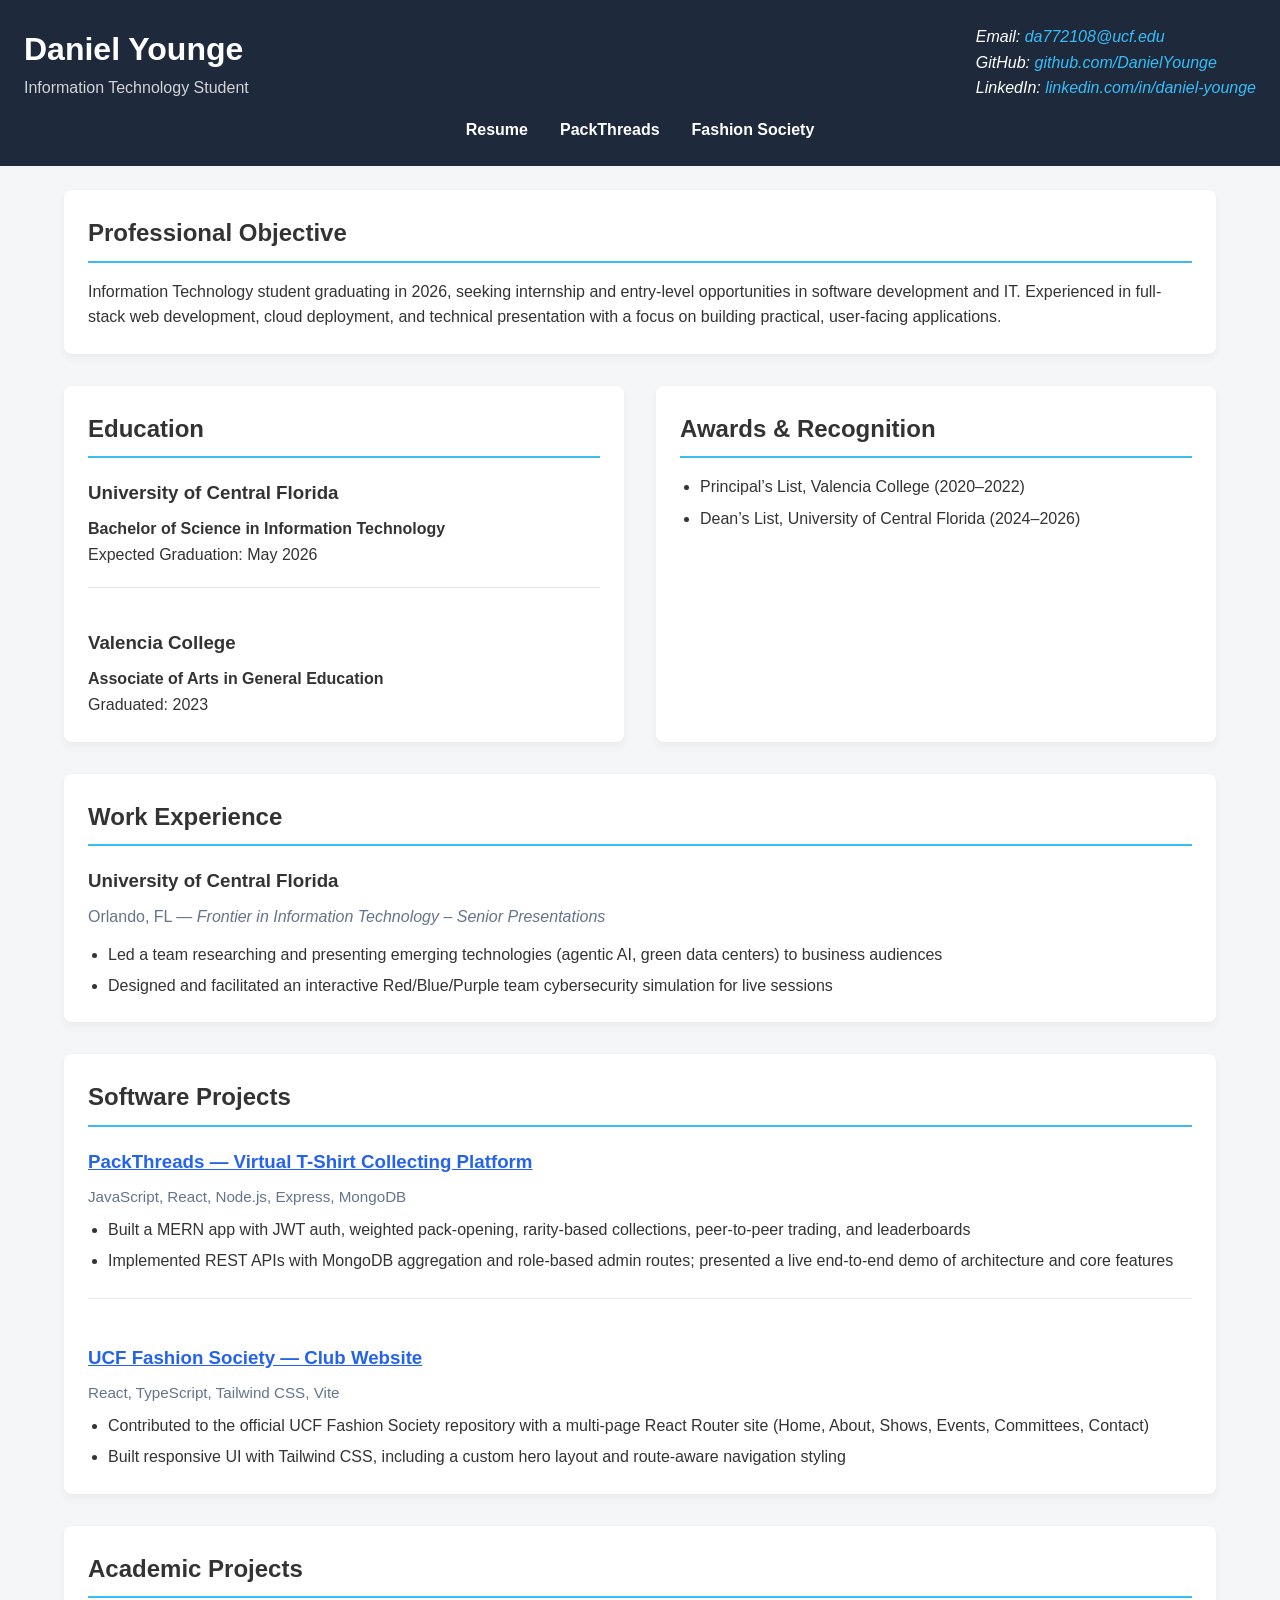
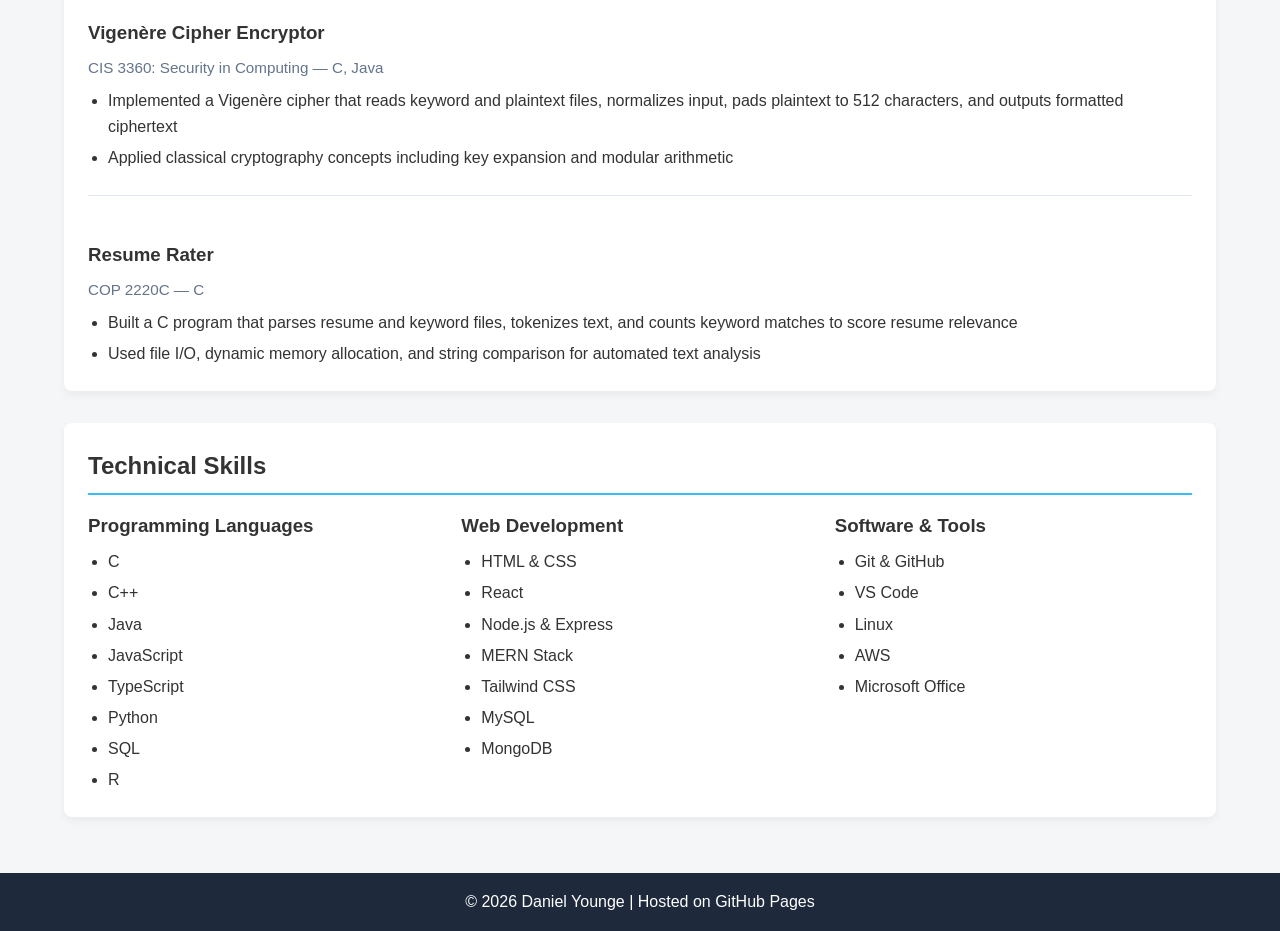
<file: index.html>
<!DOCTYPE html>
<html lang="en">
<head>
    <meta charset="UTF-8">
    <meta name="viewport" content="width=device-width, initial-scale=1.0">
    <title>Daniel Younge - Resume</title>
    <link rel="stylesheet" href="resumestyle.css">
</head>
<body>

    <header class="site-header">
        <div class="header-content">
            <div class="name-section">
                <h1>Daniel Younge</h1>
                <p class="tagline">Information Technology Student</p>
            </div>

            <address class="contact-info">
                <p>Email: <a href="mailto:da772108@ucf.edu">da772108@ucf.edu</a></p>
                <p>GitHub: <a href="https://github.com/DanielYounge" target="_blank">github.com/DanielYounge</a></p>
                <p>LinkedIn:
                    <a href="https://www.linkedin.com/in/daniel-younge-6b2426268/" target="_blank">
                        linkedin.com/in/daniel-younge
                    </a>
                </p>
            </address>
        </div>

        <nav class="main-nav">
            <ul>
                <li><a href="index.html">Resume</a></li>
                <li><a href="project1.html">PackThreads</a></li>
                <li><a href="project2.html">Fashion Society</a></li>
            </ul>
        </nav>
    </header>

    <main class="container">

        <section id="objective" class="card full-width">
            <h2>Professional Objective</h2>
            <p>
                Information Technology student graduating in 2026, seeking internship and entry-level
                opportunities in software development and IT. Experienced in full-stack web development,
                cloud deployment, and technical presentation with a focus on building practical,
                user-facing applications.
            </p>
        </section>

        <section id="education" class="card">
            <h2>Education</h2>

            <article class="education-entry">
                <h3>University of Central Florida</h3>
                <p><strong>Bachelor of Science in Information Technology</strong></p>
                <p>Expected Graduation: May 2026</p>
            </article>

            <article class="education-entry">
                <h3>Valencia College</h3>
                <p><strong>Associate of Arts in General Education</strong></p>
                <p>Graduated: 2023</p>
            </article>
        </section>

        <section id="awards" class="card">
            <h2>Awards &amp; Recognition</h2>
            <ul>
                <li>Principal&rsquo;s List, Valencia College (2020&ndash;2022)</li>
                <li>Dean&rsquo;s List, University of Central Florida (2024&ndash;2026)</li>
            </ul>
        </section>

        <section id="experience" class="card full-width">
            <h2>Work Experience</h2>

            <article class="experience-entry">
                <header>
                    <h3>University of Central Florida</h3>
                    <p class="meta">Orlando, FL &mdash; <em>Frontier in Information Technology &ndash; Senior Presentations</em></p>
                </header>
                <ul>
                    <li>Led a team researching and presenting emerging technologies (agentic AI, green data centers) to business audiences</li>
                    <li>Designed and facilitated an interactive Red/Blue/Purple team cybersecurity simulation for live sessions</li>
                </ul>
            </article>
        </section>

        <section id="projects" class="card full-width">
            <h2>Software Projects</h2>

            <article>
                <h3><a href="project1.html">PackThreads &mdash; Virtual T-Shirt Collecting Platform</a></h3>
                <p class="tech-stack">JavaScript, React, Node.js, Express, MongoDB</p>
                <ul>
                    <li>Built a MERN app with JWT auth, weighted pack-opening, rarity-based collections, peer-to-peer trading, and leaderboards</li>
                    <li>Implemented REST APIs with MongoDB aggregation and role-based admin routes; presented a live end-to-end demo of architecture and core features</li>
                </ul>
            </article>

            <article>
                <h3><a href="project2.html">UCF Fashion Society &mdash; Club Website</a></h3>
                <p class="tech-stack">React, TypeScript, Tailwind CSS, Vite</p>
                <ul>
                    <li>Contributed to the official UCF Fashion Society repository with a multi-page React Router site (Home, About, Shows, Events, Committees, Contact)</li>
                    <li>Built responsive UI with Tailwind CSS, including a custom hero layout and route-aware navigation styling</li>
                </ul>
            </article>
        </section>

        <section id="academic" class="card full-width">
            <h2>Academic Projects</h2>

            <article>
                <h3>Vigen&egrave;re Cipher Encryptor</h3>
                <p class="tech-stack">CIS 3360: Security in Computing &mdash; C, Java</p>
                <ul>
                    <li>Implemented a Vigen&egrave;re cipher that reads keyword and plaintext files, normalizes input, pads plaintext to 512 characters, and outputs formatted ciphertext</li>
                    <li>Applied classical cryptography concepts including key expansion and modular arithmetic</li>
                </ul>
            </article>

            <article>
                <h3>Resume Rater</h3>
                <p class="tech-stack">COP 2220C &mdash; C</p>
                <ul>
                    <li>Built a C program that parses resume and keyword files, tokenizes text, and counts keyword matches to score resume relevance</li>
                    <li>Used file I/O, dynamic memory allocation, and string comparison for automated text analysis</li>
                </ul>
            </article>
        </section>

        <section id="skills" class="card full-width">
            <h2>Technical Skills</h2>

            <div class="skills-grid">
                <div>
                    <h3>Programming Languages</h3>
                    <ul>
                        <li>C</li>
                        <li>C++</li>
                        <li>Java</li>
                        <li>JavaScript</li>
                        <li>TypeScript</li>
                        <li>Python</li>
                        <li>SQL</li>
                        <li>R</li>
                    </ul>
                </div>

                <div>
                    <h3>Web Development</h3>
                    <ul>
                        <li>HTML &amp; CSS</li>
                        <li>React</li>
                        <li>Node.js &amp; Express</li>
                        <li>MERN Stack</li>
                        <li>Tailwind CSS</li>
                        <li>MySQL</li>
                        <li>MongoDB</li>
                    </ul>
                </div>

                <div>
                    <h3>Software &amp; Tools</h3>
                    <ul>
                        <li>Git &amp; GitHub</li>
                        <li>VS Code</li>
                        <li>Linux</li>
                        <li>AWS</li>
                        <li>Microsoft Office</li>
                    </ul>
                </div>
            </div>
        </section>

    </main>

    <footer>
        <p>&copy; 2026 Daniel Younge | Hosted on GitHub Pages</p>
    </footer>

</body>
</html>
</file>
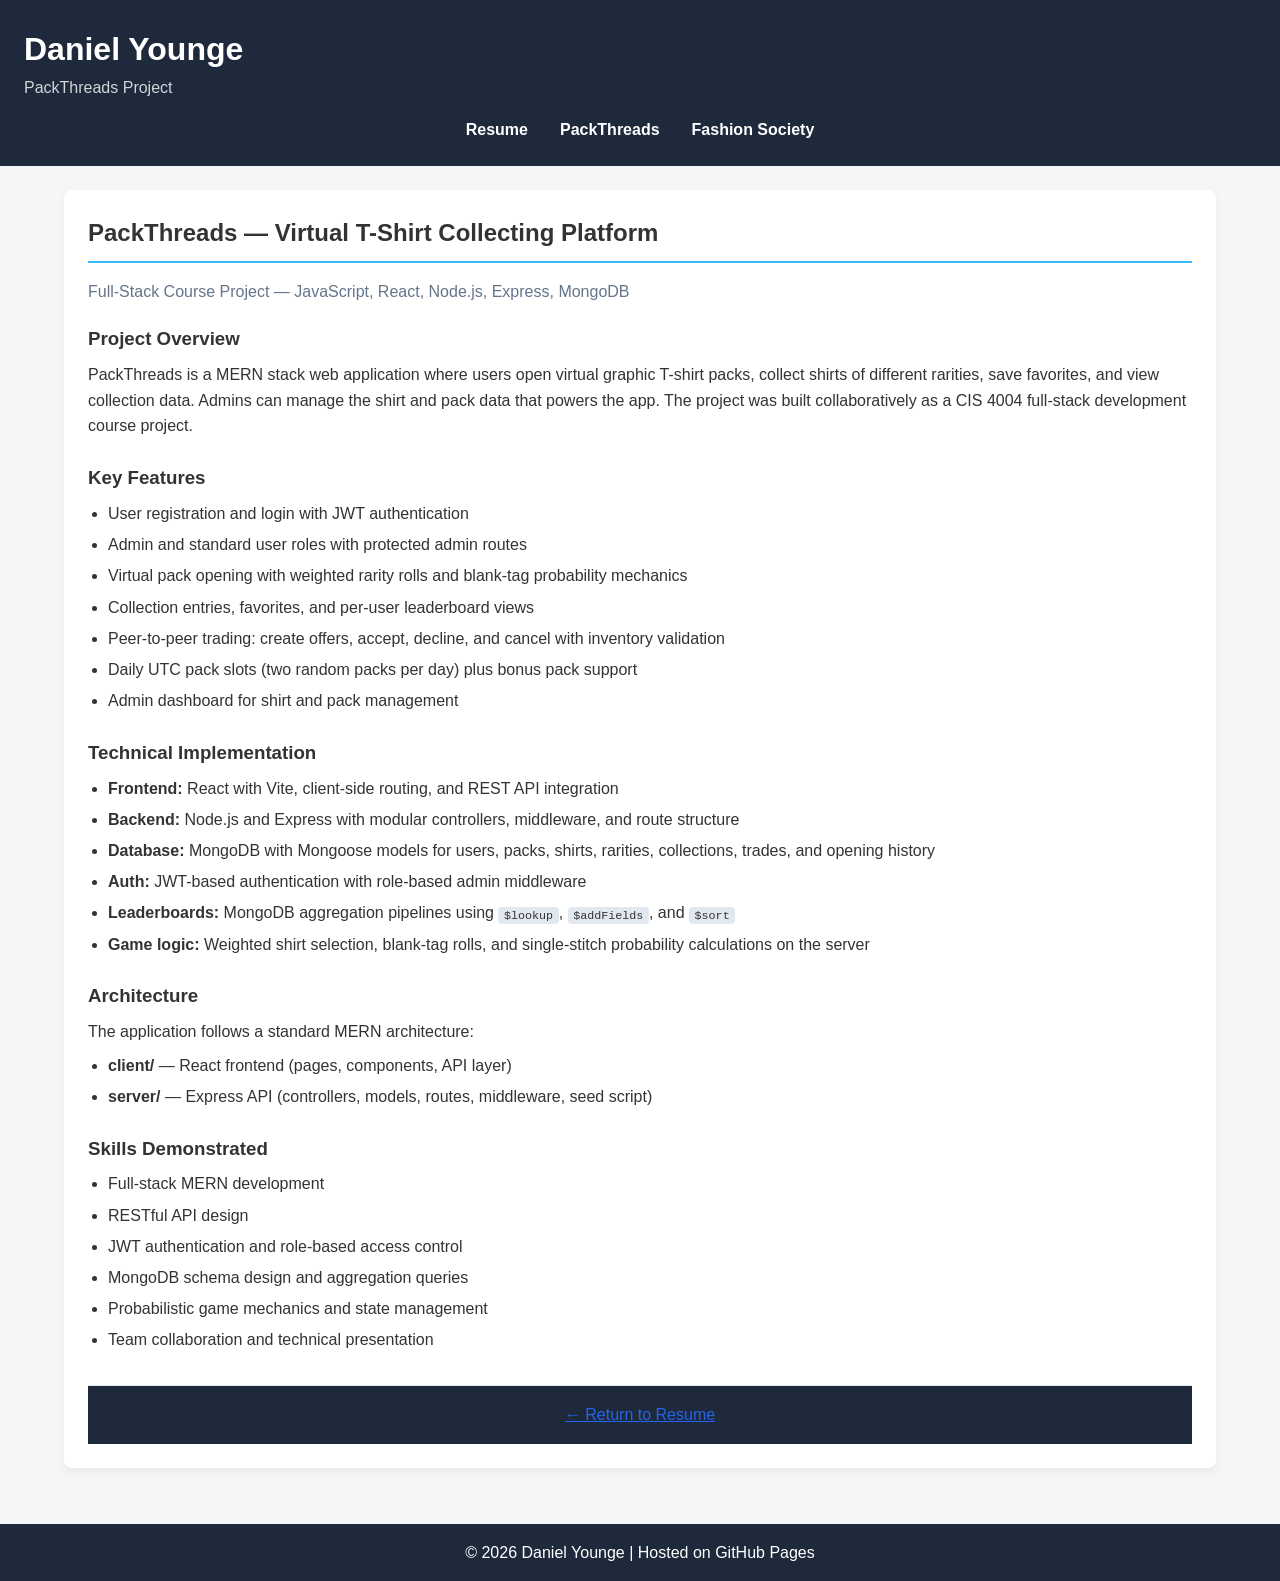
<file: project1.html>
<!DOCTYPE html>
<html lang="en">
<head>
    <meta charset="UTF-8">
    <meta name="viewport" content="width=device-width, initial-scale=1.0">
    <title>PackThreads - Daniel Younge</title>
    <link rel="stylesheet" href="resumestyle.css">
</head>
<body>

    <header class="site-header">
        <div class="header-content">
            <div class="name-section">
                <h1>Daniel Younge</h1>
                <p class="tagline">PackThreads Project</p>
            </div>
        </div>

        <nav class="main-nav">
            <ul>
                <li><a href="index.html">Resume</a></li>
                <li><a href="project1.html">PackThreads</a></li>
                <li><a href="project2.html">Fashion Society</a></li>
            </ul>
        </nav>
    </header>

    <main class="container project-page">
        <article class="card full-width">
            <header>
                <h2>PackThreads &mdash; Virtual T-Shirt Collecting Platform</h2>
                <p class="meta">Full-Stack Course Project &mdash; JavaScript, React, Node.js, Express, MongoDB</p>
            </header>

            <section>
                <h3>Project Overview</h3>
                <p>
                    PackThreads is a MERN stack web application where users open virtual graphic T-shirt packs,
                    collect shirts of different rarities, save favorites, and view collection data. Admins can
                    manage the shirt and pack data that powers the app. The project was built collaboratively
                    as a CIS 4004 full-stack development course project.
                </p>
            </section>

            <section>
                <h3>Key Features</h3>
                <ul>
                    <li>User registration and login with JWT authentication</li>
                    <li>Admin and standard user roles with protected admin routes</li>
                    <li>Virtual pack opening with weighted rarity rolls and blank-tag probability mechanics</li>
                    <li>Collection entries, favorites, and per-user leaderboard views</li>
                    <li>Peer-to-peer trading: create offers, accept, decline, and cancel with inventory validation</li>
                    <li>Daily UTC pack slots (two random packs per day) plus bonus pack support</li>
                    <li>Admin dashboard for shirt and pack management</li>
                </ul>
            </section>

            <section>
                <h3>Technical Implementation</h3>
                <ul>
                    <li><strong>Frontend:</strong> React with Vite, client-side routing, and REST API integration</li>
                    <li><strong>Backend:</strong> Node.js and Express with modular controllers, middleware, and route structure</li>
                    <li><strong>Database:</strong> MongoDB with Mongoose models for users, packs, shirts, rarities, collections, trades, and opening history</li>
                    <li><strong>Auth:</strong> JWT-based authentication with role-based admin middleware</li>
                    <li><strong>Leaderboards:</strong> MongoDB aggregation pipelines using <code>$lookup</code>, <code>$addFields</code>, and <code>$sort</code></li>
                    <li><strong>Game logic:</strong> Weighted shirt selection, blank-tag rolls, and single-stitch probability calculations on the server</li>
                </ul>
            </section>

            <section>
                <h3>Architecture</h3>
                <p>The application follows a standard MERN architecture:</p>
                <ul>
                    <li><strong>client/</strong> &mdash; React frontend (pages, components, API layer)</li>
                    <li><strong>server/</strong> &mdash; Express API (controllers, models, routes, middleware, seed script)</li>
                </ul>
            </section>

            <section>
                <h3>Skills Demonstrated</h3>
                <ul>
                    <li>Full-stack MERN development</li>
                    <li>RESTful API design</li>
                    <li>JWT authentication and role-based access control</li>
                    <li>MongoDB schema design and aggregation queries</li>
                    <li>Probabilistic game mechanics and state management</li>
                    <li>Team collaboration and technical presentation</li>
                </ul>
            </section>

            <footer class="project-footer">
                <p><a href="index.html">&larr; Return to Resume</a></p>
            </footer>
        </article>
    </main>

    <footer>
        <p>&copy; 2026 Daniel Younge | Hosted on GitHub Pages</p>
    </footer>

</body>
</html>
</file>
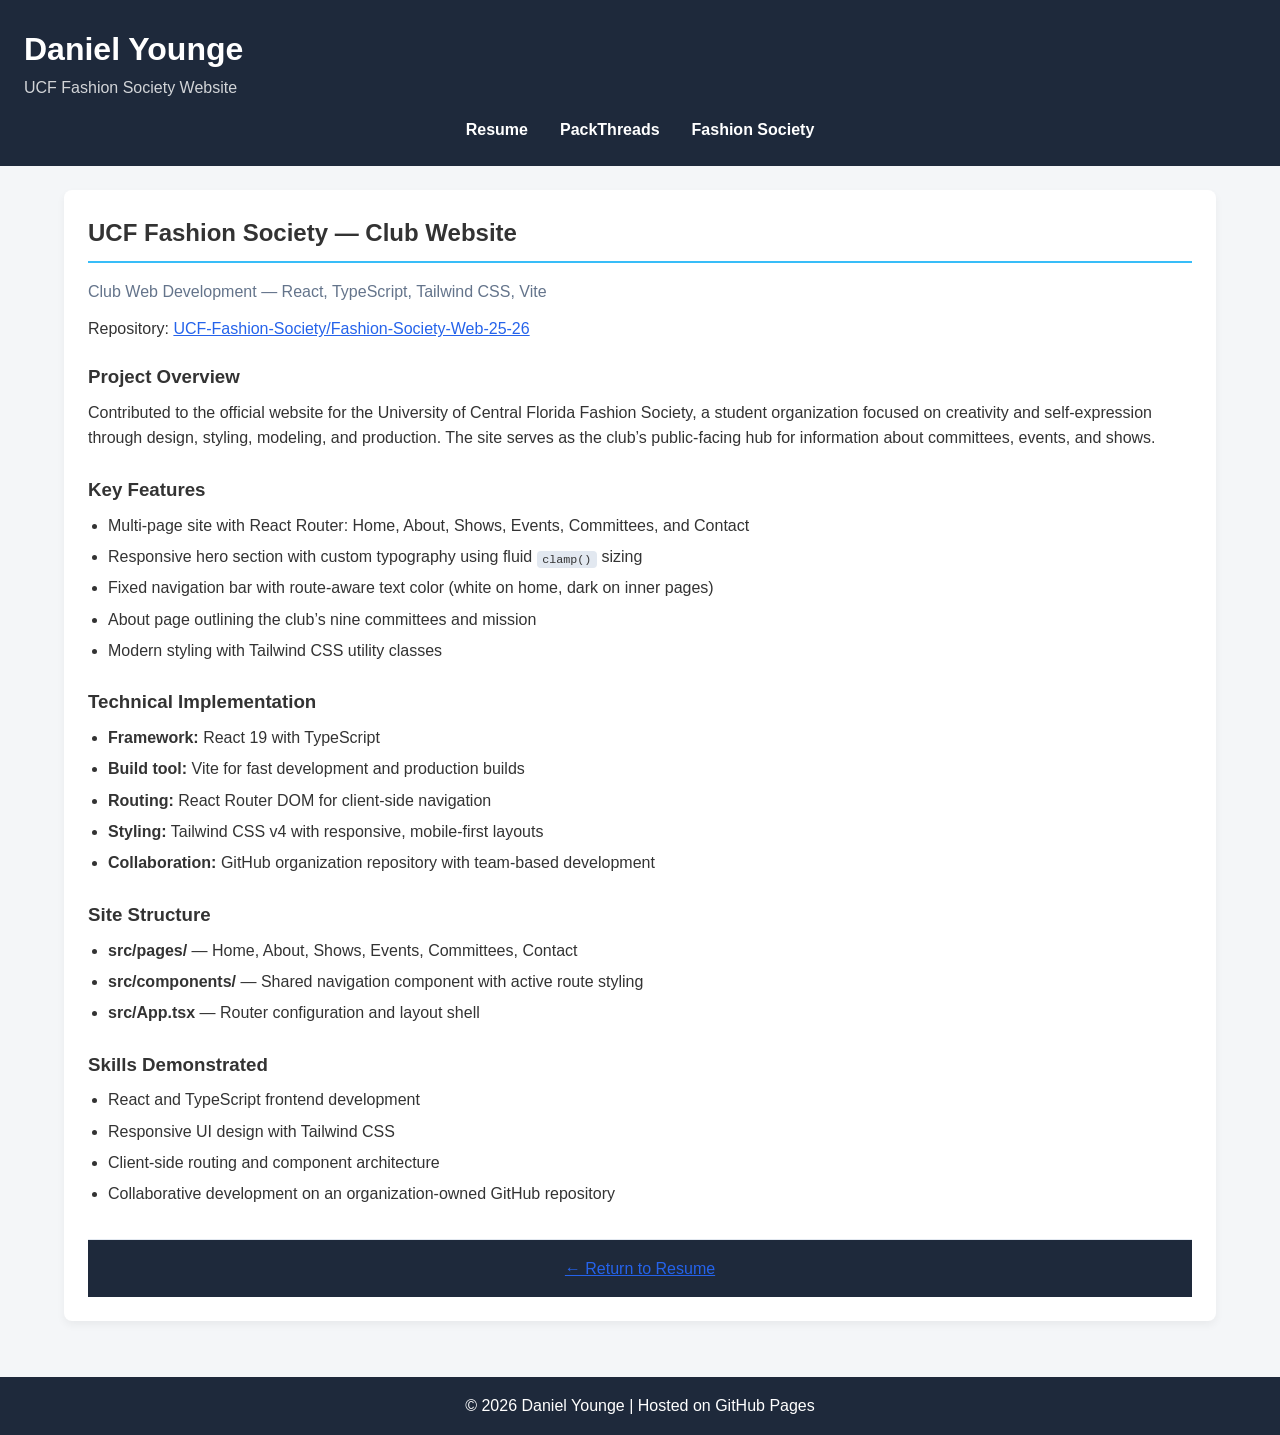
<file: project2.html>
<!DOCTYPE html>
<html lang="en">
<head>
    <meta charset="UTF-8">
    <meta name="viewport" content="width=device-width, initial-scale=1.0">
    <title>UCF Fashion Society - Daniel Younge</title>
    <link rel="stylesheet" href="resumestyle.css">
</head>
<body>

    <header class="site-header">
        <div class="header-content">
            <div class="name-section">
                <h1>Daniel Younge</h1>
                <p class="tagline">UCF Fashion Society Website</p>
            </div>
        </div>

        <nav class="main-nav">
            <ul>
                <li><a href="index.html">Resume</a></li>
                <li><a href="project1.html">PackThreads</a></li>
                <li><a href="project2.html">Fashion Society</a></li>
            </ul>
        </nav>
    </header>

    <main class="container project-page">
        <article class="card full-width">
            <header>
                <h2>UCF Fashion Society &mdash; Club Website</h2>
                <p class="meta">Club Web Development &mdash; React, TypeScript, Tailwind CSS, Vite</p>
                <p>
                    Repository:
                    <a href="https://github.com/UCF-Fashion-Society/Fashion-Society-Web-25-26" target="_blank">
                        UCF-Fashion-Society/Fashion-Society-Web-25-26
                    </a>
                </p>
            </header>

            <section>
                <h3>Project Overview</h3>
                <p>
                    Contributed to the official website for the University of Central Florida Fashion Society,
                    a student organization focused on creativity and self-expression through design, styling,
                    modeling, and production. The site serves as the club&rsquo;s public-facing hub for
                    information about committees, events, and shows.
                </p>
            </section>

            <section>
                <h3>Key Features</h3>
                <ul>
                    <li>Multi-page site with React Router: Home, About, Shows, Events, Committees, and Contact</li>
                    <li>Responsive hero section with custom typography using fluid <code>clamp()</code> sizing</li>
                    <li>Fixed navigation bar with route-aware text color (white on home, dark on inner pages)</li>
                    <li>About page outlining the club&rsquo;s nine committees and mission</li>
                    <li>Modern styling with Tailwind CSS utility classes</li>
                </ul>
            </section>

            <section>
                <h3>Technical Implementation</h3>
                <ul>
                    <li><strong>Framework:</strong> React 19 with TypeScript</li>
                    <li><strong>Build tool:</strong> Vite for fast development and production builds</li>
                    <li><strong>Routing:</strong> React Router DOM for client-side navigation</li>
                    <li><strong>Styling:</strong> Tailwind CSS v4 with responsive, mobile-first layouts</li>
                    <li><strong>Collaboration:</strong> GitHub organization repository with team-based development</li>
                </ul>
            </section>

            <section>
                <h3>Site Structure</h3>
                <ul>
                    <li><strong>src/pages/</strong> &mdash; Home, About, Shows, Events, Committees, Contact</li>
                    <li><strong>src/components/</strong> &mdash; Shared navigation component with active route styling</li>
                    <li><strong>src/App.tsx</strong> &mdash; Router configuration and layout shell</li>
                </ul>
            </section>

            <section>
                <h3>Skills Demonstrated</h3>
                <ul>
                    <li>React and TypeScript frontend development</li>
                    <li>Responsive UI design with Tailwind CSS</li>
                    <li>Client-side routing and component architecture</li>
                    <li>Collaborative development on an organization-owned GitHub repository</li>
                </ul>
            </section>

            <footer class="project-footer">
                <p><a href="index.html">&larr; Return to Resume</a></p>
            </footer>
        </article>
    </main>

    <footer>
        <p>&copy; 2026 Daniel Younge | Hosted on GitHub Pages</p>
    </footer>

</body>
</html>
</file>
<file: resumestyle.css>
/* Global Styles (Mobile First) */

* {
    margin: 0;
    padding: 0;
    box-sizing: border-box;
}

body {
    font-family: Arial, Helvetica, sans-serif;
    line-height: 1.6;
    background-color: #f4f6f8;
    color: #333;
}

a {
    color: #2563eb;
}

a:hover {
    text-decoration: underline;
}

code {
    background-color: #e2e8f0;
    padding: 0.1rem 0.35rem;
    border-radius: 4px;
    font-size: 0.9em;
}

/* Header */
.site-header {
    background-color: #1e293b;
    color: white;
    padding: 1.5rem;
}

.header-content {
    display: flex;
    flex-direction: column;
    gap: 1rem;
}

.name-section h1 {
    font-size: 2rem;
}

.tagline {
    font-size: 1rem;
    opacity: 0.8;
}

.contact-info a {
    color: #38bdf8;
    text-decoration: none;
}

.contact-info a:hover {
    text-decoration: underline;
}

/* Navigation */
.main-nav ul {
    list-style: none;
    display: flex;
    flex-direction: column;
    gap: 0.5rem;
    margin-top: 1rem;
}

.main-nav a {
    color: white;
    text-decoration: none;
    font-weight: bold;
}

.main-nav a:hover {
    color: #38bdf8;
}

/* Main Container */
.container {
    padding: 1.5rem;
    display: flex;
    flex-direction: column;
    gap: 1.5rem;
}

.project-page {
    max-width: 900px;
    margin: 0 auto;
}

/* Card Styling */
.card {
    background-color: white;
    padding: 1.5rem;
    border-radius: 8px;
    box-shadow: 0 4px 8px rgba(0, 0, 0, 0.05);
}

.card h2 {
    margin-bottom: 1rem;
    border-bottom: 2px solid #38bdf8;
    padding-bottom: 0.5rem;
}

.card h3 {
    margin-top: 1.25rem;
    margin-bottom: 0.5rem;
}

.card article + article {
    margin-top: 1.5rem;
    padding-top: 1.5rem;
    border-top: 1px solid #e2e8f0;
}

.card section + section {
    margin-top: 1.5rem;
}

.card ul {
    margin-left: 1.25rem;
    margin-top: 0.5rem;
}

.card li + li {
    margin-top: 0.35rem;
}

.education-entry + .education-entry {
    margin-top: 1.25rem;
    padding-top: 1.25rem;
    border-top: 1px solid #e2e8f0;
}

.meta {
    color: #64748b;
    margin-bottom: 0.75rem;
}

.tech-stack {
    color: #64748b;
    font-size: 0.95rem;
    margin-bottom: 0.5rem;
}

.experience-entry ul {
    margin-left: 1.25rem;
}

.project-footer {
    margin-top: 2rem;
    padding-top: 1rem;
    border-top: 1px solid #e2e8f0;
}

/* Skills Grid (Mobile = stacked) */
.skills-grid {
    display: flex;
    flex-direction: column;
    gap: 1rem;
}

.skills-grid h3 {
    margin-top: 0;
}

/* Footer */
footer {
    text-align: center;
    padding: 1rem;
    background-color: #1e293b;
    color: white;
    margin-top: 2rem;
}

/* Desktop / Laptop Layout */

@media (min-width: 1024px) {

    .header-content {
        flex-direction: row;
        justify-content: space-between;
        align-items: center;
    }

    .main-nav ul {
        flex-direction: row;
        justify-content: center;
        gap: 2rem;
    }

    .container {
        max-width: 1200px;
        margin: auto;
        display: grid;
        grid-template-columns: 1fr 1fr;
        gap: 2rem;
    }

    .full-width {
        grid-column: 1 / 3;
    }

    #skills {
        grid-column: 1 / 3;
    }

    .skills-grid {
        flex-direction: row;
        justify-content: space-between;
    }

    .skills-grid > div {
        flex: 1;
    }
}
</file>
